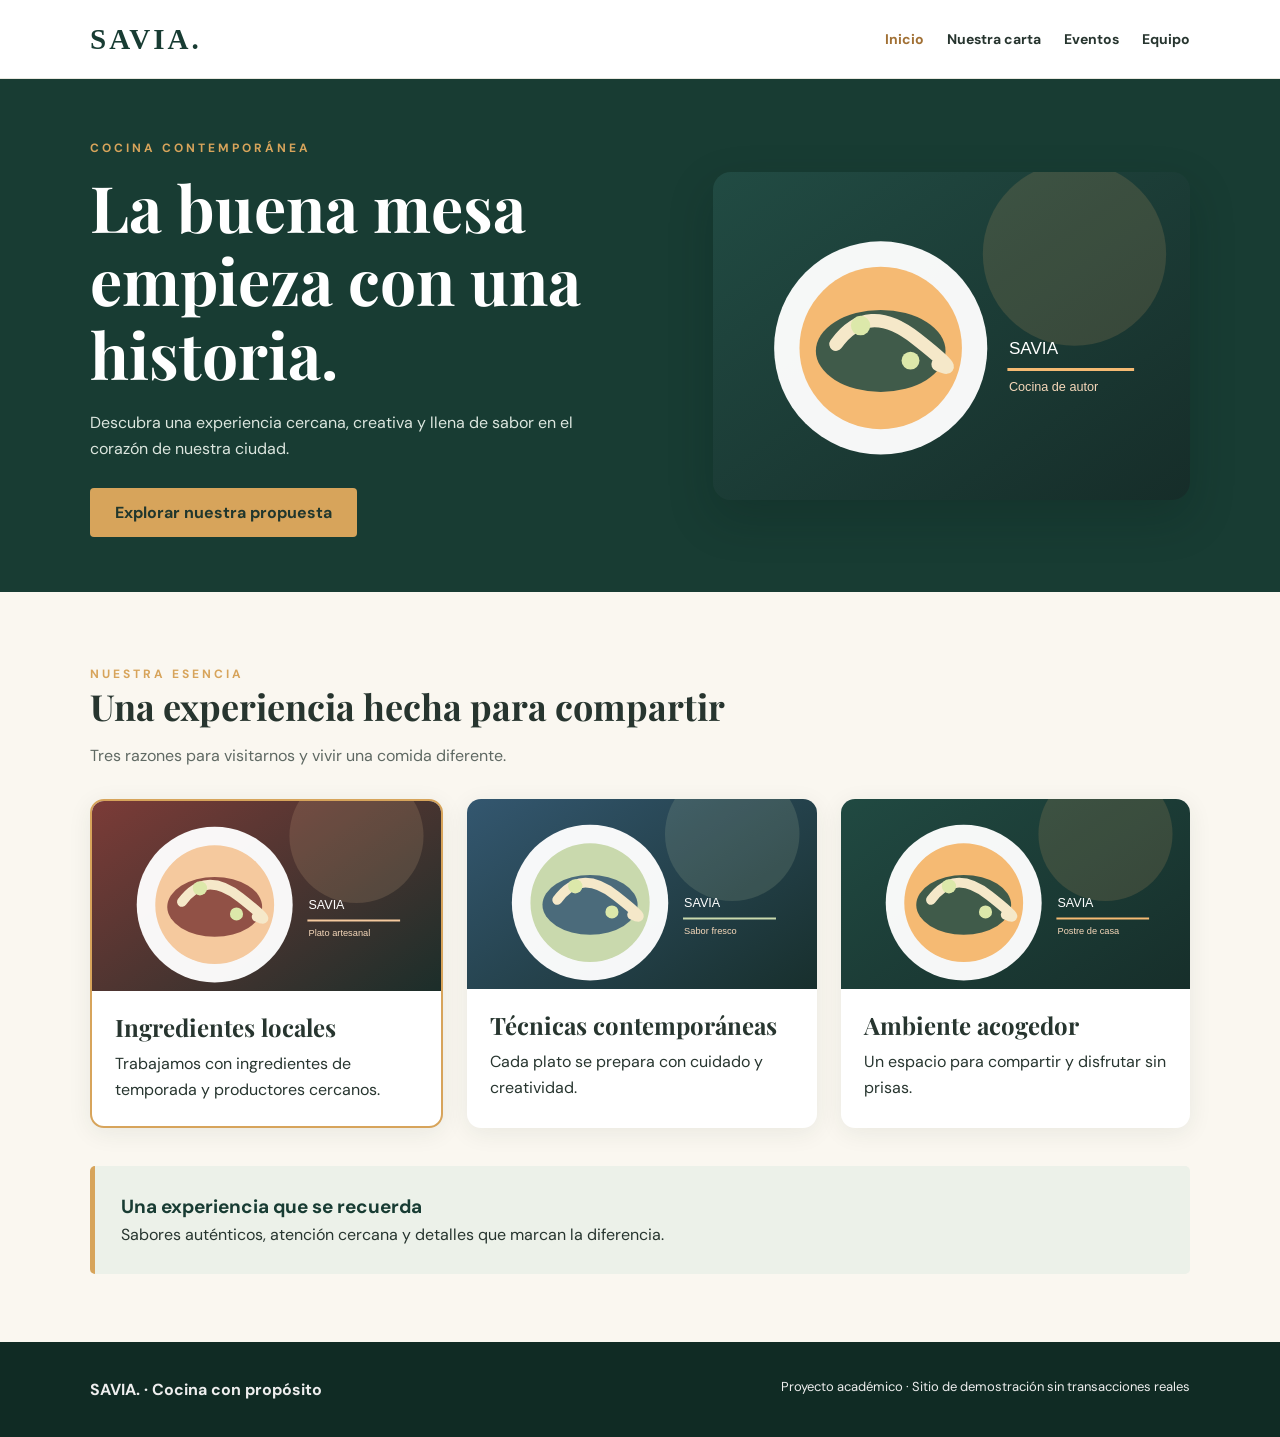
<file: index.html>
<!doctype html>
<html lang="es">
  <head>
    <meta charset="utf-8" />
    <meta content="width=device-width, initial-scale=1.0" name="viewport" />
    <title>SAVIA | Inicio</title>
    <link href="css/styles.css" rel="stylesheet" />
  </head>
  <body>
    <header class="site-header">
      <div class="container nav-inner">
        <a class="logo" href="index.html"> SAVIA. </a>
        <nav aria-label="Navegaci&oacute;n principal" class="nav-links">
          <a aria-current="page" href="index.html"> Inicio </a>
          <a class="nav-contact" href="pages/menu.html"> Nuestra carta </a>
          <a class="nav-contact" href="pages/eventos.html"> Eventos </a>
          <a class="nav-contact" href="pages/equipo.html"> Equipo </a>
        </nav>
      </div>
    </header>

    <main>
      <section class="hero">
        <div class="container hero-grid">
          <div>
            <span class="eyebrow"> Cocina contempor&aacute;nea </span>
            <h1>La buena mesa empieza con una historia.</h1>
            <p>
              Descubra una experiencia cercana, creativa y llena de sabor en el
              coraz&oacute;n de nuestra ciudad.
            </p>
            <a class="btn" href="pages/menu.html" id="hero-action">
              Explorar nuestra propuesta
            </a>
          </div>
          <img
            alt="Ilustraci&oacute;n de gastronom&iacute;a Savia"
            src="images/hero.svg"
          />
        </div>
      </section>
      <section class="section container">
        <div class="section-heading">
          <span class="eyebrow"> Nuestra esencia </span>
          <h2>Una experiencia hecha para compartir</h2>
          <p class="muted">
            Tres razones para visitarnos y vivir una comida diferente.
          </p>
        </div>
        <div class="feature-layout">
          <article class="tile card-highlight">
            <img
              alt="Presentaci&oacute;n gastron&oacute;mica 1"
              src="images/plato-1.svg"
            />
            <div class="tile-copy">
              <h3>Ingredientes locales</h3>
              <p>
                Trabajamos con ingredientes de temporada y productores cercanos.
              </p>
            </div>
          </article>
          <article class="tile">
            <img
              alt="Presentaci&oacute;n gastron&oacute;mica 2"
              src="images/plato-2.svg"
            />
            <div class="tile-copy">
              <h3>T&eacute;cnicas contempor&aacute;neas</h3>
              <p>Cada plato se prepara con cuidado y creatividad.</p>
            </div>
          </article>
          <article class="tile">
            <img
              alt="Presentaci&oacute;n gastron&oacute;mica 3"
              src="images/plato-3.svg"
            />
            <div class="tile-copy">
              <h3>Ambiente acogedor</h3>
              <p>Un espacio para compartir y disfrutar sin prisas.</p>
            </div>
          </article>
        </div>
        <div class="statement">
          <p class="statement-title" id="statement-title">
            Una experiencia que se recuerda
          </p>
          <p>
            Sabores aut&eacute;nticos, atenci&oacute;n cercana y detalles que
            marcan la diferencia.
          </p>
        </div>
      </section>
    </main>
    <footer class="site-footer">
      <div class="container footer-inner">
        <strong> SAVIA. &middot; Cocina con prop&oacute;sito </strong>
        <p>
          Proyecto acad&eacute;mico &middot; Sitio de demostraci&oacute;n sin
          transacciones reales
        </p>
      </div>
    </footer>
  </body>
</html>
</file>
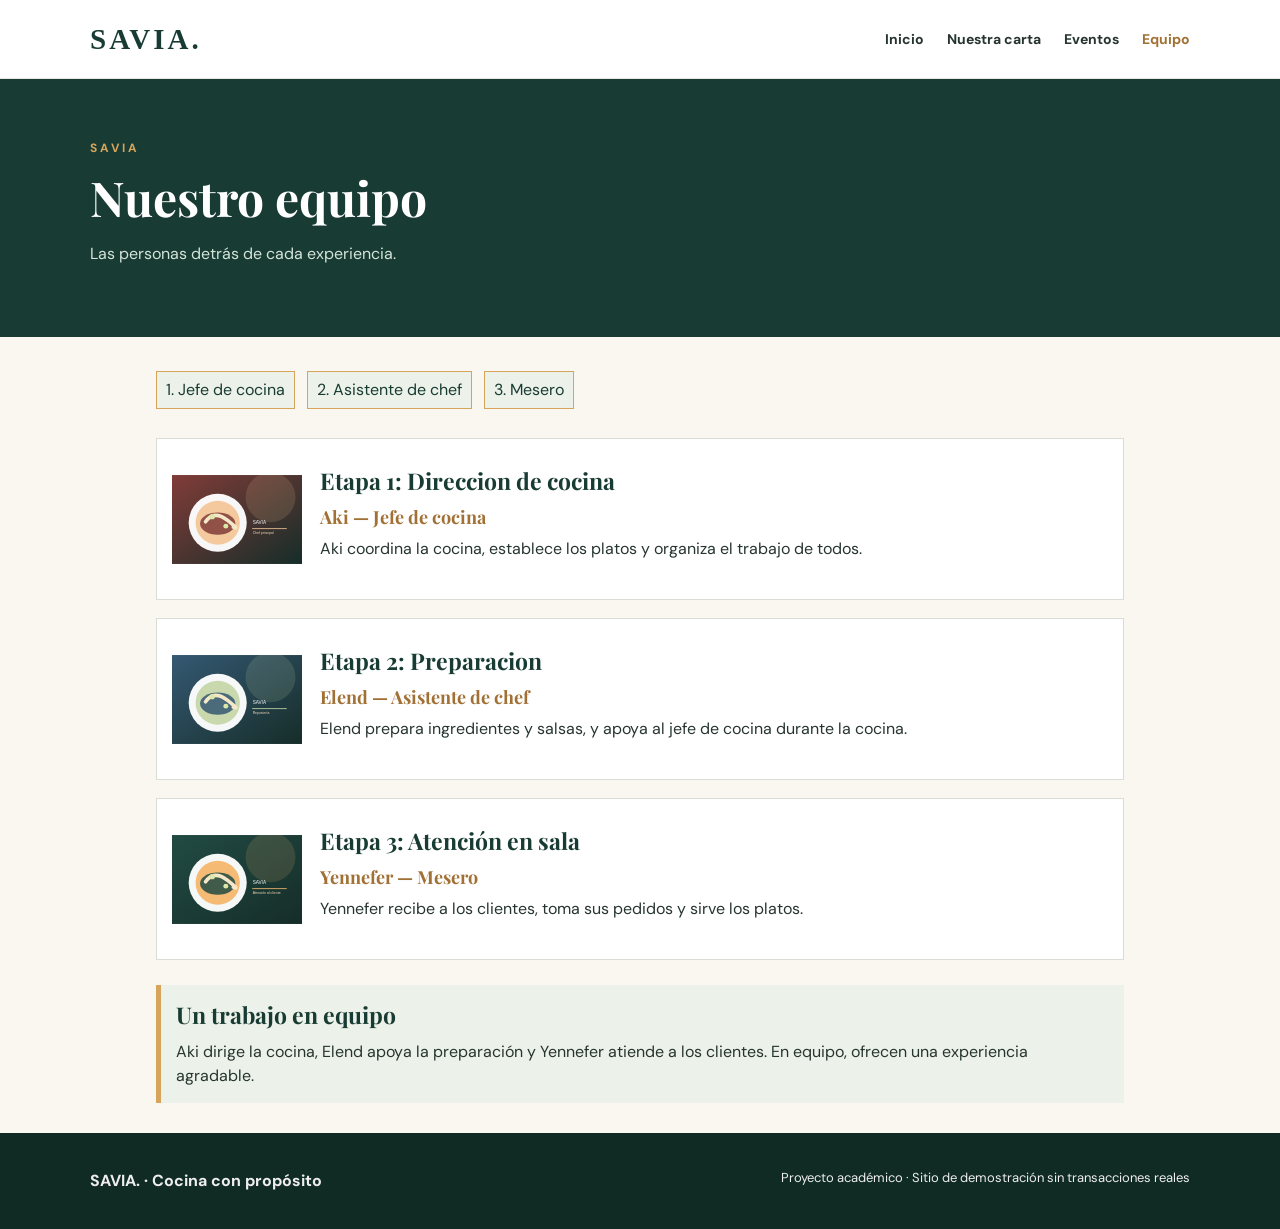
<file: pages/equipo.html>
<!doctype html>
<html lang="es">
  <head>
    <meta charset="utf-8" />
    <meta content="width=device-width, initial-scale=1.0" name="viewport" />
    <title>SAVIA | Nuestro equipo</title>
    <link href="../css/styles.css" rel="stylesheet" />
    <link href="../css/equipo.css" rel="stylesheet" />


  </head>
  <body>
    <header class="site-header">
      <div class="container nav-inner">
        <a class="logo" href="../index.html"> SAVIA. </a>
        <nav aria-label="Navegaci&oacute;n principal" class="nav-links">
          <a href="../index.html"> Inicio </a>
          <a class="nav-contact" href="menu.html"> Nuestra carta </a>
          <a class="nav-contact" href="eventos.html"> Eventos </a>
          <a aria-current="page" class="nav-contact" href="equipo.html"> Equipo </a>
        </nav>
      </div>
    </header>

    <section class="page-hero">
      <div class="container">
        <span class="eyebrow"> SAVIA </span>
        <h1>Nuestro equipo</h1>
        <p>Las personas detr&aacute;s de cada experiencia.</p>
      </div>
    </section>


    <main class="section container equipo">

  <nav class="equipo-nav">
    <a href="#jefe-cocina">1. Jefe de cocina</a>
    <a href="#asistente-chef">2. Asistente de chef</a>
    <a href="#mesero">3. Mesero</a>
  </nav>

  <section class="personas">

    <article class="persona" id="jefe-cocina">
      <img src="../images/equipo-1.svg"
         alt="Ilustración del jefe de cocina">

      <div class="persona-texto">
        <h2>Etapa 1: Direccion de cocina</h2>
        <h3>Aki — Jefe de cocina</h3>
        <p>
          Aki coordina la cocina, establece los platos y organiza el trabajo
          de todos.
        </p>
      </div>
    </article>

    <article class="persona" id="asistente-chef">
      <img src="../images/equipo-2.svg"
         alt="Ilustración del asistente de chef">

      <div class="persona-texto">
        <h2>Etapa 2: Preparacion</h2>
        <h3>Elend — Asistente de chef</h3>
        <p>
          Elend prepara ingredientes y salsas, y apoya al jefe de cocina
          durante la cocina.
        </p>
      </div>
    </article>

    <article class="persona" id="mesero">
      <img src="../images/equipo-3.svg"
         alt="Ilustración del mesero">

      <div class="persona-texto">
        <h2>Etapa 3: Atención en sala</h2>
        <h3>Yennefer — Mesero</h3>
        <p>
          Yennefer recibe a los clientes, toma sus pedidos y sirve los platos.
        </p>
      </div>
    </article>

  </section>

  <section class="equipo-final">
    <h2>Un trabajo en equipo</h2>
    <p>
      Aki dirige la cocina, Elend apoya la preparación y Yennefer atiende
      a los clientes. En equipo, ofrecen una experiencia agradable.
    </p>
  </section>

</main>




    <footer class="site-footer">
      <div class="container footer-inner">
        <strong> SAVIA. &middot; Cocina con prop&oacute;sito </strong>
        <p>
          Proyecto acad&eacute;mico &middot; Sitio de demostraci&oacute;n sin
          transacciones reales
        </p>
      </div>
    </footer>
  </body>
</html>
</file>
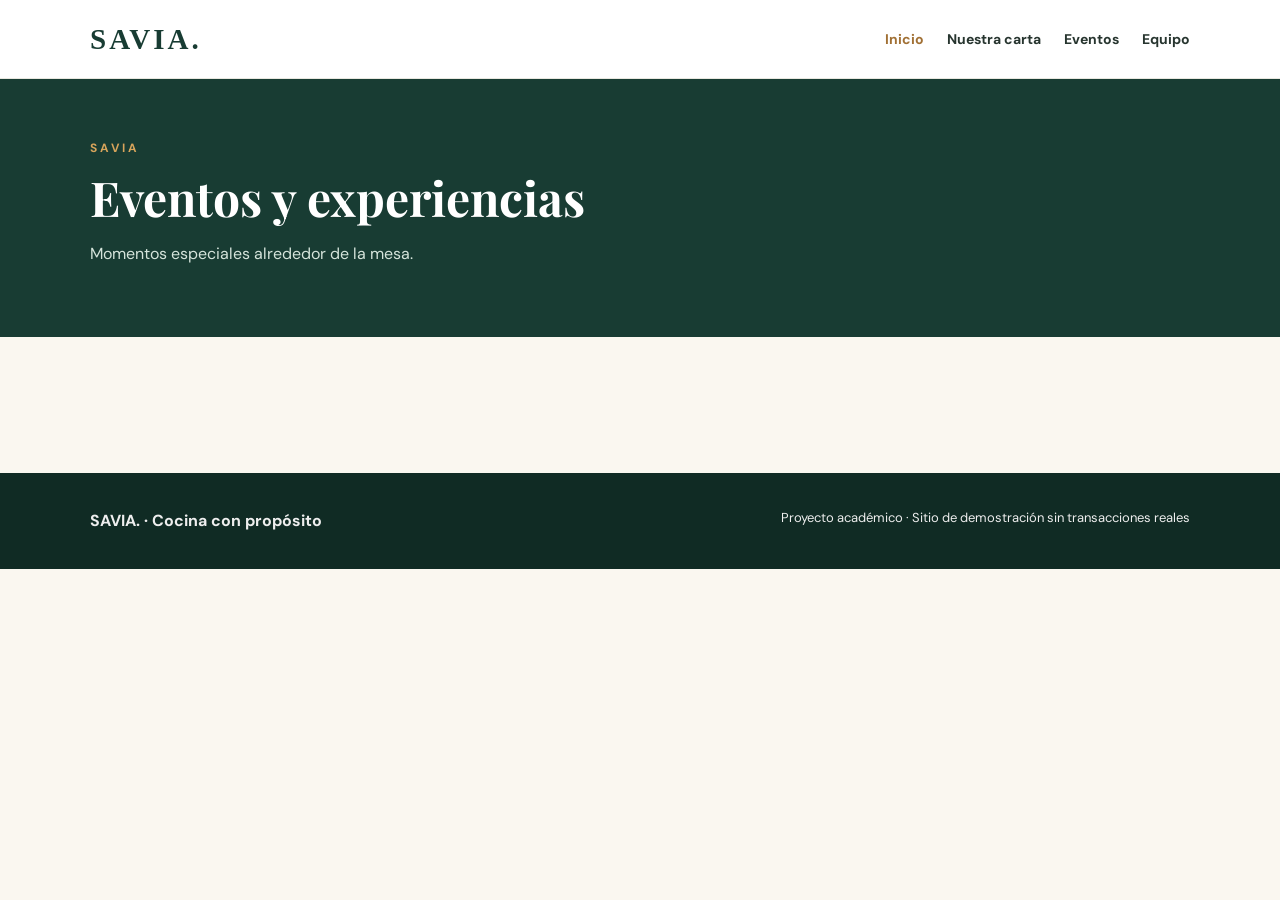
<file: pages/eventos.html>
<!doctype html>
<html lang="es">
  <head>
    <meta charset="utf-8" />
    <meta content="width=device-width, initial-scale=1.0" name="viewport" />
    <title>SAVIA | Eventos y experiencias</title>
    <link href="../css/styles.css" rel="stylesheet" />
  </head>
  <body>
    <header class="site-header">
      <div class="container nav-inner">
        <a class="logo" href="../index.html"> SAVIA. </a>
        <nav aria-label="Navegaci&oacute;n principal" class="nav-links">
          <a aria-current="page" href="../index.html"> Inicio </a>
          <a class="nav-contact" href="menu.html"> Nuestra carta </a>
          <a class="nav-contact" href="eventos.html"> Eventos </a>
          <a class="nav-contact" href="equipo.html"> Equipo </a>
        </nav>
      </div>
    </header>

    <section class="page-hero">
      <div class="container">
        <span class="eyebrow"> SAVIA </span>
        <h1>Eventos y experiencias</h1>
        <p>Momentos especiales alrededor de la mesa.</p>
      </div>
    </section>
    <main class="section container">
      <!-- Espacio de trabajo: esta página está pendiente de implementación. -->
    </main>
    <footer class="site-footer">
      <div class="container footer-inner">
        <strong> SAVIA. &middot; Cocina con prop&oacute;sito </strong>
        <p>
          Proyecto acad&eacute;mico &middot; Sitio de demostraci&oacute;n sin
          transacciones reales
        </p>
      </div>
    </footer>
  </body>
</html>
</file>
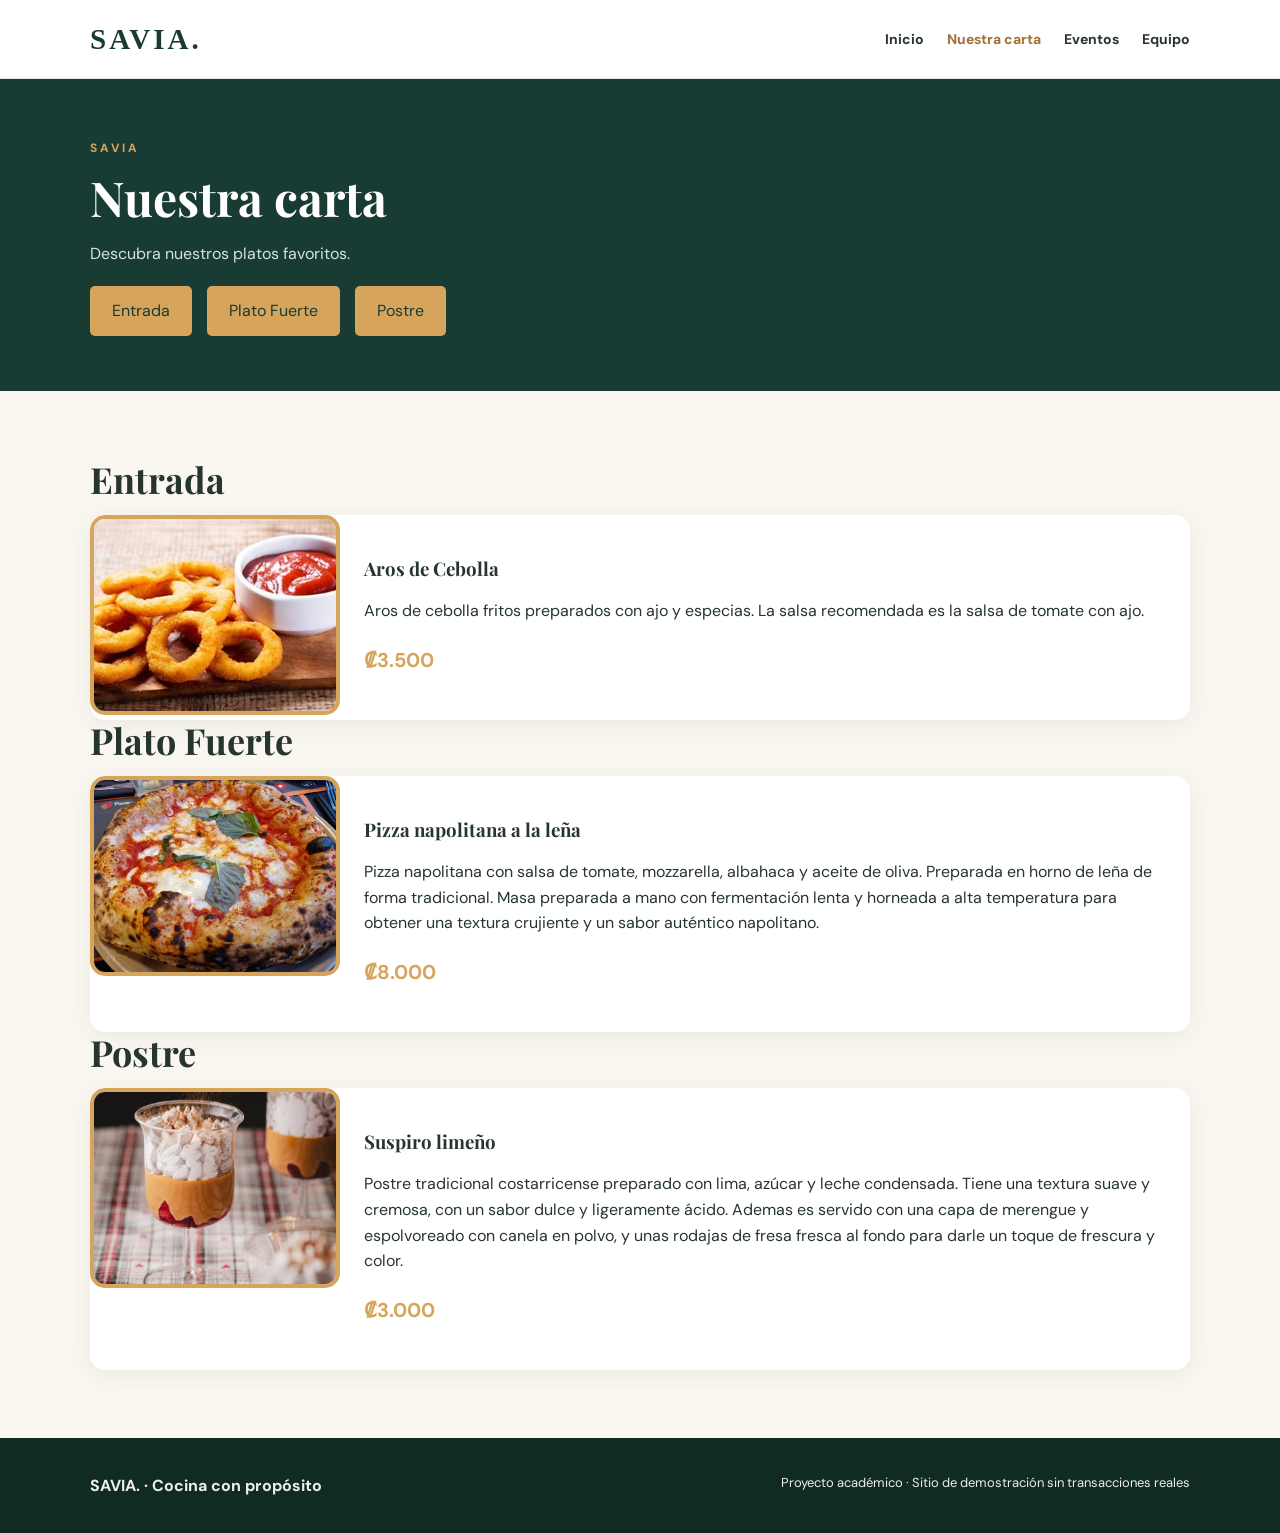
<file: pages/menu.html>
<!doctype html>
<html lang="es">
  <head>
    <meta charset="utf-8" />
    <meta content="width=device-width, initial-scale=1.0" name="viewport" />
    <title>SAVIA | Nuestra carta</title>
    <link href="../css/styles.css" rel="stylesheet" />
    <link href="../css/menu.css" rel="stylesheet" />
  </head>
  <body>
    <header class="site-header">
      <div class="container nav-inner">
        <a class="logo" href="../index.html"> SAVIA. </a>
        <nav aria-label="Navegaci&oacute;n principal" class="nav-links">
          <a class="nav-contact" href="../index.html"> Inicio </a>
          <a aria-current="page" href="menu.html"> Nuestra carta </a>
          <a class="nav-contact" href="eventos.html"> Eventos </a>
          <a class="nav-contact" href="equipo.html"> Equipo </a>
        </nav>
      </div>
    </header>

    <section class="page-hero">
      <div class="container">
        <span class="eyebrow"> SAVIA </span>
        <h1>Nuestra carta</h1>
        <p>Descubra nuestros platos favoritos.</p>
        <nav class="tiempos-nav" aria-label="Tiempos del Menu">
          <a href="#entrada">Entrada</a>
          <a href="#plato-fuerte">Plato Fuerte</a>
          <a href="#postre">Postre</a>
        </nav>
      </div>
    </section>
    <main class="section container">
      <div class="comidas">
        <section class="entrada" id="entrada">
          <h2>Entrada</h2>
          <article class="tarjeta-platillo">
            <img src="../images/entrada.jpg" alt="Entrada de Aros de Cebolla" />
            <div class="info-platillo">
              <h3>Aros de Cebolla</h3>
              <p>
                Aros de cebolla fritos preparados con ajo y especias. La salsa
                recomendada es la salsa de tomate con ajo.
              </p>
              <p class="precio">₡3.500</p>
            </div>
          </article>
        </section>
        <section class="plato-fuerte" id="plato-fuerte">
          <h2>Plato Fuerte</h2>
          <article class="tarjeta-platillo">
            <img src="../images/plato-fuerte.avif" alt="Pizza napolitana a la leña" />
            <div class="info-platillo">
              <h3>Pizza napolitana a la leña</h3>
              <p>
                Pizza napolitana con salsa de tomate, mozzarella, albahaca y
                aceite de oliva. Preparada en horno de leña de forma tradicional. 
                Masa preparada a mano con fermentación lenta y horneada a alta 
                temperatura para obtener una textura crujiente y un sabor auténtico napolitano.
              </p>
              <p class="precio">₡8.000</p>
            </div>
          </article>
        </section>
        <section class="postre" id="postre">
          <h2>Postre</h2>
          <article class="tarjeta-platillo">
            <img src="../images/postre.webp" alt="Suspiro limeño" />
            <div class="info-platillo">
              <h3>Suspiro limeño</h3>
              <p>
                Postre tradicional costarricense preparado con lima, azúcar y leche condensada. 
                Tiene una textura suave y cremosa, con un sabor dulce y ligeramente ácido. 
                Ademas es servido con una capa de merengue y espolvoreado con 
                canela en polvo, y unas rodajas de fresa fresca al fondo para 
                darle un toque de frescura y color.
              </p>
              <p class="precio">₡3.000</p>
            </div>
          </article>
        </section>
      </div>
    </main>
    <footer class="site-footer">
      <div class="container footer-inner">
        <strong> SAVIA. &middot; Cocina con prop&oacute;sito </strong>
        <p>
          Proyecto acad&eacute;mico &middot; Sitio de demostraci&oacute;n sin
          transacciones reales
        </p>
      </div>
    </footer>
  </body>
</html>
</file>
<file: css/styles.css>
@import url("https://fonts.googleapis.com/css2?family=DM+Sans:wght@400;500;600;700&family=Playfair+Display:wght@600;700&display=swap");
:root {
  --forest: #183c33;
  --cream: #faf7f0;
  --gold: #d7a45b;
  --ink: #27352f;
  --mute: #5f6963;
}
* {
  box-sizing: border-box;
}
body {
  margin: 0;
  background: var(--cream);
  color: var(--ink);
  font-family: "DM Sans", Arial, sans-serif;
  line-height: 1.6;
}
h1,
h2,
h3 {
  font-family: "Playfair Display", Georgia, serif;
  line-height: 1.15;
}
a {
  color: inherit;
  text-decoration: none;
}
img {
  display: block;
  max-width: 100%;
}
.container {
  width: min(1100px, calc(100% - 40px));
  margin-inline: auto;
}
.site-header {
  background: #fff;
  border-bottom: 1px solid #e8e7df;
}
.nav-inner {
  display: flex;
  align-items: center;
  justify-content: space-between;
  gap: 24px;
  min-height: 78px;
}
.logo {
  font-family: Georgia, serif;
  font-size: 29px;
  font-weight: bold;
  letter-spacing: 3px;
  color: var(--forest);
}
.nav-links {
  display: flex;
  align-items: center;
  gap: 23px;
  flex-wrap: wrap;
}
.nav-links a {
  font-size: 14px;
  font-weight: 700;
}
.nav-links a:hover,
.nav-links a[aria-current="page"] {
  color: #a17034;
}
.hero {
  background: var(--forest);
  color: white;
}
.hero-grid {
  display: grid;
  grid-template-columns: 1.1fr 0.9fr;
  gap: 40px;
  align-items: center;
  min-height: 440px;
  padding-block: 55px;
}
.hero h1 {
  font-size: clamp(36px, 5vw, 65px);
  margin: 10px 0 20px;
}
.hero p {
  max-width: 540px;
  color: #dce6df;
}
.hero img {
  width: 100%;
  border-radius: 18px;
  box-shadow: 0 18px 45px #071f183d;
}
.eyebrow {
  text-transform: uppercase;
  letter-spacing: 3px;
  font-size: 12px;
  font-weight: 700;
  color: var(--gold);
}
.btn {
  display: inline-block;
  background: var(--gold);
  color: #21372d;
  padding: 12px 25px;
  border-radius: 4px;
  font-weight: 700;
  margin-top: 10px;
}
.btn:hover {
  filter: brightness(0.93);
}
.section {
  padding-block: 68px;
}
.section h2 {
  font-size: 36px;
  margin: 0 0 15px;
}
.muted {
  color: var(--mute);
}
.feature-layout {
  display: flex;
  flex-direction: row;
  gap: 24px;
  margin-top: 30px;
}
.tile {
  background: white;
  border-radius: 14px;
  overflow: hidden;
  box-shadow: 0 5px 25px #173b2d13;
  flex: 1;
}
.tile img {
  height: 190px;
  width: 100%;
  object-fit: cover;
}
.tile-copy {
  padding: 23px;
}
.tile h3 {
  font-size: 24px;
  margin: 0 0 10px;
}
.tile p {
  margin: 0;
}
.statement {
  background: #ecf1e9;
  padding: 26px;
  border-left: 5px solid var(--gold);
  border-radius: 5px;
  margin-top: 38px;
}
.statement p {
  margin: 0;
}
.statement-title {
  font-size: 19px;
  font-weight: 700;
  color: var(--forest);
}
.section-heading {
  max-width: 690px;
}
.site-footer {
  background: #102b24;
  color: #eee;
  padding: 35px 0;
}
.footer-inner {
  display: flex;
  justify-content: space-between;
  gap: 20px;
  flex-wrap: wrap;
}
.footer-inner p {
  margin: 0;
  font-size: 13px;
}
.page-hero {
  background: var(--forest);
  color: white;
  padding: 55px 0;
}
.page-hero h1 {
  font-size: 48px;
  margin: 10px 0;
}
.page-hero p {
  max-width: 650px;
  color: #d5e4db;
}
.page-grid {
  display: grid;
  grid-template-columns: repeat(3, minmax(0, 1fr));
  gap: 24px;
  margin-top: 28px;
}
.page-grid .tile img {
  height: 185px;
}
.cta {
  padding: 22px;
  margin-top: 30px;
  background: #edf1ea;
  border-radius: 10px;
  font-weight: 600;
}
@media (max-width: 760px) {
  .nav-inner {
    align-items: flex-start;
    flex-direction: column;
    padding-block: 18px;
  }
  .nav-links {
    gap: 12px;
  }
  .hero-grid {
    grid-template-columns: 1fr;
  }
  .feature-layout {
    display: flex;
    flex-direction: column;
  }
  .page-grid {
    display: grid;
    grid-template-columns: 1fr;
  }
  .hero h1 {
    font-size: 39px;
  }
  .page-hero h1 {
    font-size: 37px;
  }
}
.card-highlight {
  border: 2px solid #d7a45b;
}

#hero-action {
  background: var(--gold);
}
@media (max-width: 760px) {
  .nav-inner {
    flex-direction: row;
  }
  .nav-links {
    flex-wrap: nowrap;
  }
}
@media (max-width: 375px) {
  .nav-inner {
    flex-direction: column;
  }
}
</file>
<file: css/equipo.css>
.equipo {
  background: var(--cream);
  color: var(--ink);
  font-family: "DM Sans", Arial, sans-serif;
  line-height: 1.5;
}


.equipo.section {
  padding-top: 30px;
  padding-bottom: 30px;
}

.equipo.container {
  max-width: 1000px;
  margin-left: auto;
  margin-right: auto;
  padding-left: 16px;
  padding-right: 16px;
}



.equipo h2 {
  font-size: 23px;
  line-height: 1.3;
  margin: 0 0 10px;
  color: var(--forest);
}

.equipo h3 {
  font-size: 18px;
  line-height: 1.3;
  margin: 0 0 8px;
  color: #a17034;
}

.equipo p {
  margin: 0 0 12px;
}



.equipo-nav {
  margin-bottom: 25px;
  
}

.equipo-nav a {
  display: inline-block;
  margin: 4px 8px 4px 0;
  padding: 6px 9px;
  color: var(--forest);
  background: #ecf1e9;
  border: 1px solid var(--gold);
  
}

.persona {
  display: flex;
  align-items: center;
  gap: 18px;
  margin-bottom: 18px;
  padding: 15px;
  background: white;
  border: 1px solid #d8ddd5;
}

.persona img {
  width: 130px;
  height: 130px;
  object-fit: contain;
  flex-shrink: 0;
}

.persona-texto {
  flex: 1;
}

.equipo-final {
  margin-top: 25px;
  padding: 15px;
  background: #ecf1e9;
  border-left: 5px solid var(--gold);
}

.equipo-final p {
  margin-bottom: 0;
}

@media (max-width: 600px) {
  .persona {
    flex-direction: column;
    align-items: flex-start;
  }

  .persona img {
    width: 100px;
    height: 100px;
  }
}
</file>
<file: css/menu.css>
.tiempos-nav {
    display:flex;
    gap:15px; 
    margin-top:20px; 
    flex-wrap:wrap; 
}
.tiempos-nav a {
    font-family:"DM Sans", Arial, sans-serif;
    background-color:var(--gold);
    border:2px solid var(--gold);
    padding:10px 20px;
    border-radius:5px;
    color:var(--forest);
}
.tarjeta-platillo{
    display:flex;
    grid-template-columns:320px 1fr;
    gap:0;
    align-items: stretch;
    background: #fff;
    border-radius: 15px;
    overflow: hidden; 
    box-shadow: 0 5px 25px #173b2d13;
}
.tarjeta-platillo img {
  width: 250px;
  height: 200px;
  object-fit: cover;
  flex-shrink: 0;
  max-width: 100%;
  border-radius: 15px;
  border: 4px solid var(--gold);
}
.info-platillo{
    padding: 24px;
    flex: 1;
    min-width: 0;
    overflow-wrap: break-word;
}
.precio{
    color: var(--gold);
    font-weight: 700;
    font-size: 20px;
}
@media (max-width: 760px) {
  .tarjeta-platillo { flex-direction: column; }
  .tarjeta-platillo img { width: 100%; }
  .info-platillo { padding: 18px; }
  .nav-links { flex-wrap: wrap; }
}
@media (max-width: 375px) {
  .page-hero { padding: 38px 0; }
  .section { padding-block: 40px; }
  .tiempos-nav { gap: 10px; }
  .tiempos-nav a { padding: 8px 14px; font-size: 14px; }
  .tarjeta-platillo { flex-direction: column; }
}
</file>
